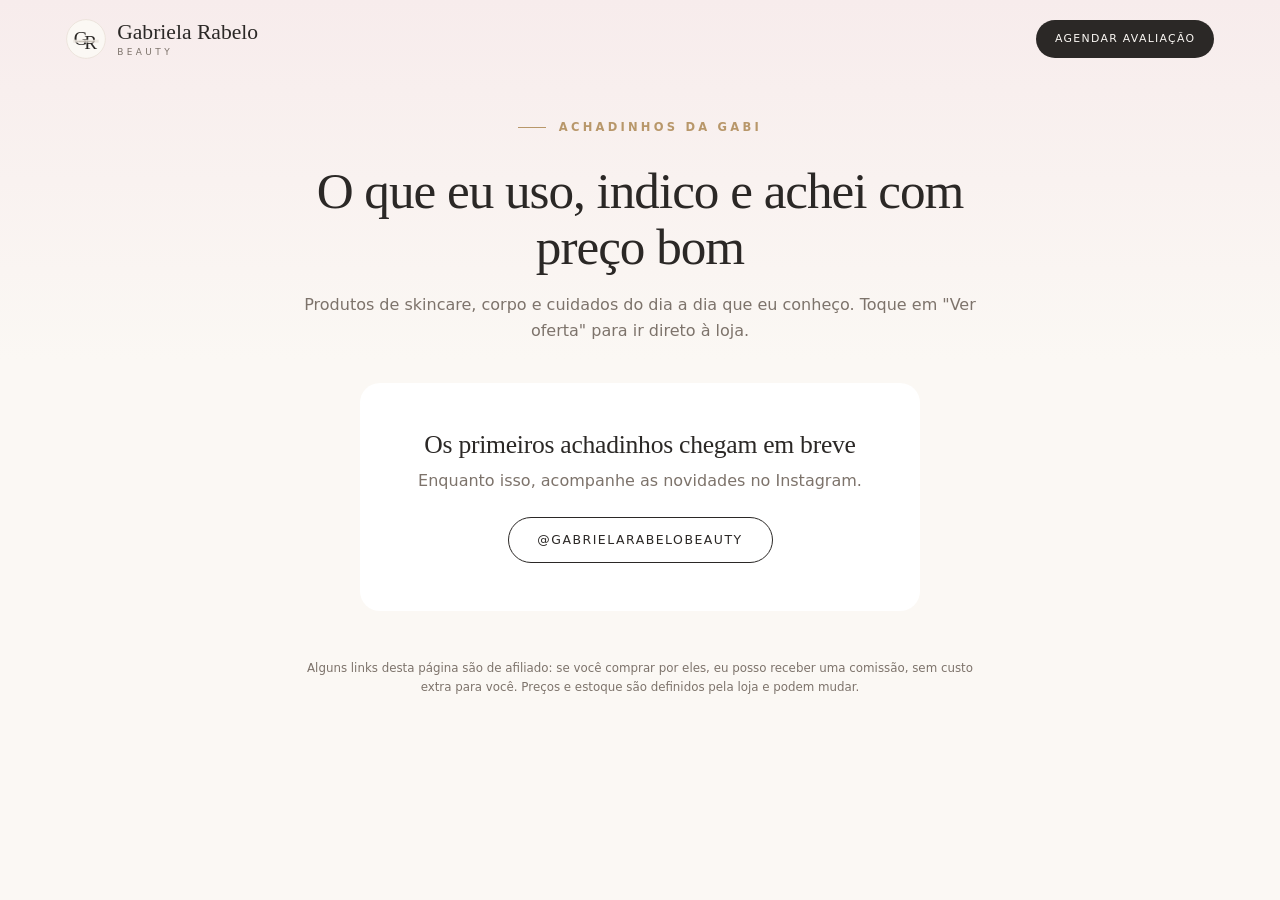
<file: achadinhos/index.html>
<!doctype html>
<html lang="pt-BR">
<head>
  <meta charset="utf-8">
  <meta name="viewport" content="width=device-width, initial-scale=1">
  <title>Achadinhos da Gabi | Gabriela Rabelo Beauty</title>
  <meta name="description" content="Produtos de beleza e cuidados que a Gabriela Rabelo usa e indica, com os melhores preços que ela encontrou.">
  <meta name="theme-color" content="#f7ecec">
  <meta property="og:title" content="Achadinhos da Gabi">
  <meta property="og:description" content="Produtos de beleza e cuidados que eu uso e indico.">
  <meta http-equiv="Content-Security-Policy" content="default-src 'self'; style-src 'self' https://fonts.googleapis.com; font-src https://fonts.gstatic.com; img-src 'self' data: https:; script-src 'self'; connect-src https://kjcmorylizjelnnfjbas.supabase.co; base-uri 'self'; form-action 'none'">
  <meta name="referrer" content="strict-origin-when-cross-origin">
  <link rel="icon" href="../assets/logo.svg" type="image/svg+xml">
  <link rel="preconnect" href="https://fonts.googleapis.com">
  <link rel="preconnect" href="https://fonts.gstatic.com" crossorigin>
  <link href="https://fonts.googleapis.com/css2?family=Bodoni+Moda:ital,opsz,wght@0,6..96,400;0,6..96,500;1,6..96,400&family=Montserrat:wght@300;400;500;600&display=swap" rel="stylesheet">
  <link rel="stylesheet" href="../styles.css?v=12">
</head>
<body class="achados-pagina">

<header class="achados-topo">
  <a href="../" class="marca" aria-label="Voltar ao site da Gabriela Rabelo">
    <img src="../assets/logo.svg" alt="" width="40" height="40">
    <span class="marca__nome">Gabriela Rabelo<small>Beauty</small></span>
  </a>
  <a href="../#agendar" class="btn btn--escuro btn--sm"><span>Agendar avaliação</span></a>
</header>

<main class="achados">
  <div class="achados__intro">
    <p class="sobretitulo">Achadinhos da Gabi</p>
    <h1>O que eu uso, indico e achei com preço bom</h1>
    <p class="achados__sub">Produtos de skincare, corpo e cuidados do dia a dia que eu conheço. Toque em "Ver oferta" para ir direto à loja.</p>
    <a id="achadosGrupo" class="btn btn--dourado" href="#" target="_blank" rel="noopener" hidden><span>Entrar no grupo de ofertas no WhatsApp</span></a>
  </div>

  <div class="achados__filtros" id="achadosFiltros" role="group" aria-label="Filtrar por categoria" hidden></div>

  <ul class="achados__grade" id="achadosGrade" aria-live="polite"></ul>

  <div class="achados__vazio" id="achadosVazio" hidden>
    <h2>Os primeiros achadinhos chegam em breve</h2>
    <p>Enquanto isso, acompanhe as novidades no Instagram.</p>
    <a class="btn btn--linha" href="https://www.instagram.com/gabrielarabelobeauty/" target="_blank" rel="noopener"><span>@gabrielarabelobeauty</span></a>
  </div>

  <p class="achados__aviso">Alguns links desta página são de afiliado: se você comprar por eles, eu posso receber uma comissão, sem custo extra para você. Preços e estoque são definidos pela loja e podem mudar.</p>
</main>

<script src="achadinhos.js?v=11" defer></script>
</body>
</html>
</file>
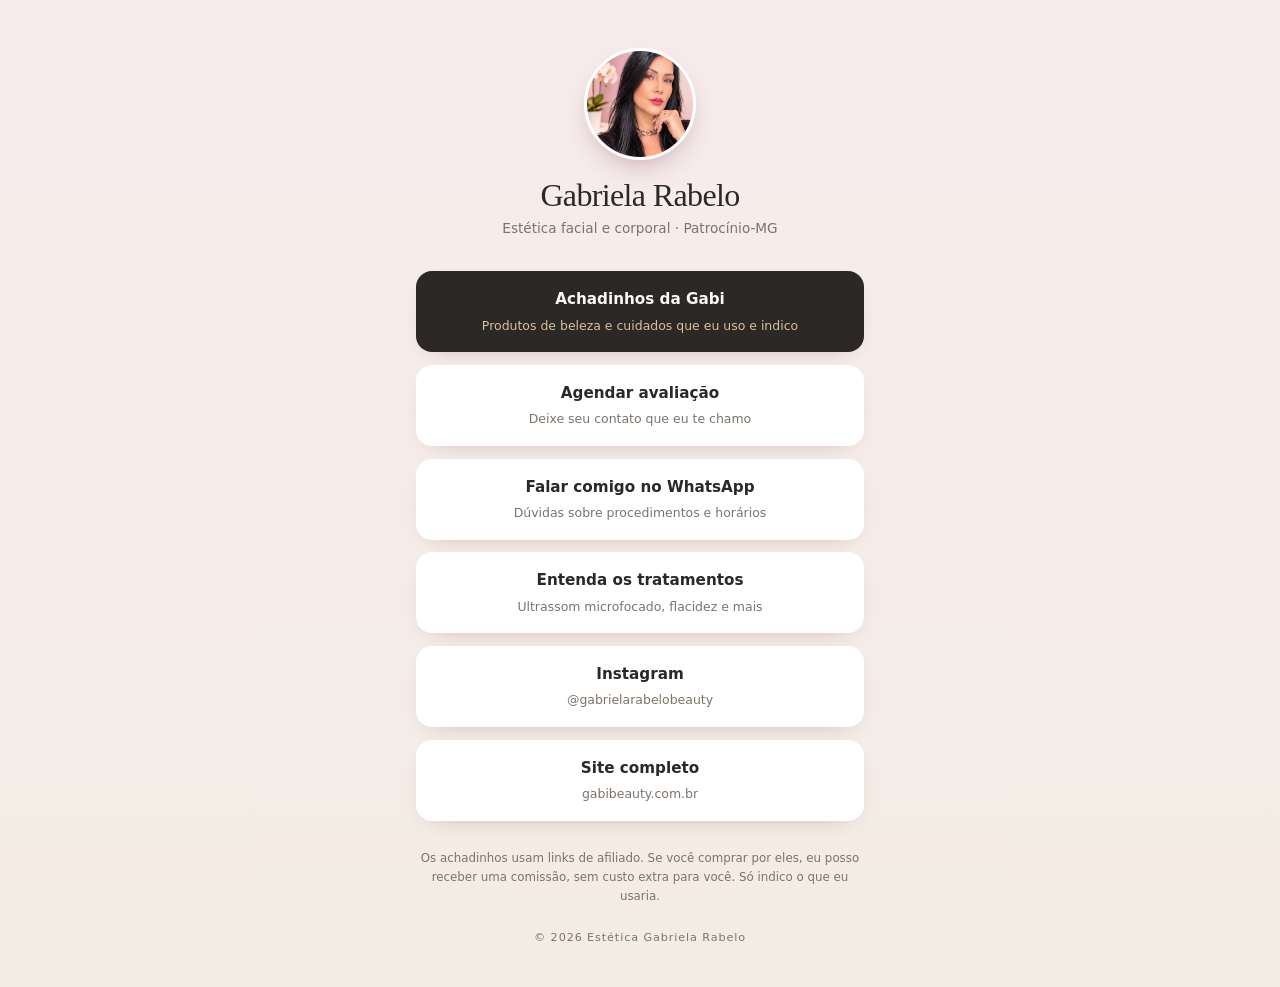
<file: links/index.html>
<!doctype html>
<html lang="pt-BR">
<head>
  <meta charset="utf-8">
  <meta name="viewport" content="width=device-width, initial-scale=1">
  <title>Links da Gabi | Gabriela Rabelo Beauty</title>
  <meta name="description" content="Links da Gabriela Rabelo: achadinhos, agendamento de avaliação, Instagram e site.">
  <meta name="theme-color" content="#f7ecec">
  <meta property="og:title" content="Links da Gabi | Gabriela Rabelo Beauty">
  <meta property="og:description" content="Achadinhos da Gabi, agendamento de avaliação, WhatsApp e Instagram.">
  <meta http-equiv="Content-Security-Policy" content="default-src 'self'; style-src 'self' https://fonts.googleapis.com; font-src https://fonts.gstatic.com; img-src 'self' data:; script-src 'none'; base-uri 'self'; form-action 'none'">
  <meta name="referrer" content="strict-origin-when-cross-origin">
  <link rel="icon" href="../assets/logo.svg" type="image/svg+xml">
  <link rel="preconnect" href="https://fonts.googleapis.com">
  <link rel="preconnect" href="https://fonts.gstatic.com" crossorigin>
  <link href="https://fonts.googleapis.com/css2?family=Bodoni+Moda:ital,opsz,wght@0,6..96,400;0,6..96,500;1,6..96,400&family=Montserrat:wght@300;400;500;600&display=swap" rel="stylesheet">
  <link rel="stylesheet" href="../styles.css?v=12">
</head>
<body class="links-pagina">

<main class="links">
  <img class="links__foto" src="../assets/img/gabriela-rabelo.webp" alt="Gabriela Rabelo" width="620" height="775">
  <h1 class="links__nome">Gabriela Rabelo</h1>
  <p class="links__sub">Estética facial e corporal · Patrocínio-MG</p>

  <nav class="links__lista" aria-label="Links da Gabi">
    <a class="links__item links__item--destaque" href="../achadinhos/">
      <span class="links__titulo">Achadinhos da Gabi</span>
      <span class="links__desc">Produtos de beleza e cuidados que eu uso e indico</span>
    </a>
    <a class="links__item" href="../#agendar">
      <span class="links__titulo">Agendar avaliação</span>
      <span class="links__desc">Deixe seu contato que eu te chamo</span>
    </a>
    <a class="links__item" href="https://whats.link/gabrielarabelobeauty1" target="_blank" rel="noopener">
      <span class="links__titulo">Falar comigo no WhatsApp</span>
      <span class="links__desc">Dúvidas sobre procedimentos e horários</span>
    </a>
    <a class="links__item" href="../#tratamentos">
      <span class="links__titulo">Entenda os tratamentos</span>
      <span class="links__desc">Ultrassom microfocado, flacidez e mais</span>
    </a>
    <a class="links__item" href="https://www.instagram.com/gabrielarabelobeauty/" target="_blank" rel="noopener">
      <span class="links__titulo">Instagram</span>
      <span class="links__desc">@gabrielarabelobeauty</span>
    </a>
    <a class="links__item" href="../">
      <span class="links__titulo">Site completo</span>
      <span class="links__desc">gabibeauty.com.br</span>
    </a>
  </nav>

  <p class="links__aviso">Os achadinhos usam links de afiliado. Se você comprar por eles, eu posso receber uma comissão, sem custo extra para você. Só indico o que eu usaria.</p>
  <p class="links__copy">© 2026 Estética Gabriela Rabelo</p>
</main>

</body>
</html>
</file>
<file: styles.css>
:root {
  --creme: #fbf8f4;
  --nude: #f3ece4;
  --nude-2: #e6d9cc;
  --grafite: #2b2826;
  --grafite-2: #45403c;
  --texto: #3a3532;
  --muted: #7d736b;
  --dourado: #b8976a;
  --dourado-2: #d9c09a;
  --ouro-grad: linear-gradient(110deg, #a8865a 0%, #e3cba3 45%, #b8976a 60%, #8f6f47 100%);
  --raio: 20px;
  --serif: "Bodoni Moda", Didot, Georgia, serif;
  --sans: "Montserrat", system-ui, sans-serif;
  --ease: cubic-bezier(.22, 1, .36, 1);
}

* { box-sizing: border-box; margin: 0; padding: 0; }
html { scroll-padding-top: 84px; }
html.lenis, html.lenis body { height: auto; }
.lenis.lenis-smooth { scroll-behavior: auto !important; }
body {
  font-family: var(--sans);
  color: var(--texto);
  background: var(--creme);
  line-height: 1.65;
  font-size: 16px;
  -webkit-font-smoothing: antialiased;
  overflow-x: hidden;
}
body.carregando { overflow: hidden; }
img { max-width: 100%; display: block; }
a { color: inherit; }
::selection { background: var(--dourado-2); color: var(--grafite); }

.container { width: min(1180px, 100% - 32px); margin-inline: auto; }
.muted { color: var(--muted); }

h1, h2, h3 { font-family: var(--serif); font-weight: 400; color: var(--grafite); line-height: 1.08; }
h1 { font-size: clamp(2.3rem, 5.4vw, 4.5rem); letter-spacing: -.02em; }
h2 { font-size: clamp(1.9rem, 3.9vw, 3.1rem); margin-bottom: 1rem; letter-spacing: -.01em; }
h3 { font-size: 1.55rem; font-weight: 500; }
em { font-style: italic; font-weight: 300; background: var(--ouro-grad); -webkit-background-clip: text; background-clip: text; color: transparent; padding-right: .08em; }

.sobretitulo {
  font-size: .72rem; letter-spacing: .28em; text-transform: uppercase;
  color: var(--dourado); font-weight: 600; margin-bottom: 1rem;
  display: inline-flex; align-items: center; gap: .8rem;
}
.sobretitulo::before { content: ""; width: 28px; height: 1px; background: currentColor; }
.sobretitulo--claro { color: var(--dourado-2); }

/* ---------- Preloader ---------- */
.preloader {
  position: fixed; inset: 0; z-index: 200;
  background: var(--grafite); color: var(--creme);
  display: flex; flex-direction: column; align-items: center; justify-content: center; gap: 1.4rem;
}
.preloader__mono { width: min(220px, 50vw); overflow: visible; }
.preloader__mono text {
  font-family: var(--serif); font-size: 96px; text-anchor: middle;
  fill: transparent; stroke: var(--dourado-2); stroke-width: .8;
  stroke-dasharray: 600; stroke-dashoffset: 600;
}
.preloader__linha { width: 140px; height: 1px; background: rgba(255,255,255,.15); position: relative; overflow: hidden; }
.preloader__linha::after { content: ""; position: absolute; inset: 0; background: var(--dourado-2); transform: scaleX(var(--p, 0)); transform-origin: left; }
.preloader__nome { font-size: .68rem; letter-spacing: .4em; text-transform: uppercase; opacity: .6; }

/* ---------- Detalhes globais ---------- */
.progresso { position: fixed; top: 0; left: 0; right: 0; height: 2px; z-index: 120; background: var(--ouro-grad); transform: scaleX(0); transform-origin: left; }
.grao {
  position: fixed; inset: -50%; z-index: 110; pointer-events: none; opacity: .05;
  background-image: url("data:image/svg+xml,%3Csvg xmlns='http://www.w3.org/2000/svg' width='160' height='160'%3E%3Cfilter id='n'%3E%3CfeTurbulence type='fractalNoise' baseFrequency='.9' numOctaves='3' stitchTiles='stitch'/%3E%3C/filter%3E%3Crect width='100%25' height='100%25' filter='url(%23n)'/%3E%3C/svg%3E");
  animation: grao 8s steps(10) infinite;
}
@keyframes grao { 0%,100% { transform: translate(0,0); } 20% { transform: translate(-5%,3%); } 40% { transform: translate(3%,-6%); } 60% { transform: translate(-7%,2%); } 80% { transform: translate(5%,5%); } }

.cursor {
  position: fixed; top: 0; left: 0; z-index: 130; pointer-events: none;
  width: 12px; height: 12px; border-radius: 50%;
  background: var(--dourado); mix-blend-mode: multiply;
  transform: translate(-50%, -50%);
  display: grid; place-items: center;
  transition: width .4s var(--ease), height .4s var(--ease), background .3s, opacity .3s;
  opacity: 0;
}
.cursor span { font-size: .62rem; letter-spacing: .2em; text-transform: uppercase; color: var(--creme); opacity: 0; transition: opacity .2s; }
.cursor.ativo { opacity: 1; }
.cursor.grande { width: 84px; height: 84px; background: var(--grafite); mix-blend-mode: normal; }
.cursor.grande span { opacity: 1; }
@media (hover: none), (pointer: coarse) { .cursor { display: none; } }

/* ---------- Botões ---------- */
.btn {
  position: relative; overflow: hidden; isolation: isolate;
  display: inline-flex; align-items: center; justify-content: center;
  padding: 1rem 1.8rem; border-radius: 999px;
  font: 500 .78rem/1 var(--sans); letter-spacing: .12em; text-transform: uppercase;
  text-decoration: none; cursor: pointer; border: 1px solid transparent;
  transition: color .5s var(--ease), border-color .3s;
}
.btn > span { position: relative; z-index: 1; display: inline-block; }
.btn::before {
  content: ""; position: absolute; z-index: 0; left: 50%; top: 100%;
  width: 140%; aspect-ratio: 1; border-radius: 50%;
  transform: translate(-50%, 0) scale(0); transition: transform .6s var(--ease);
}
.btn:hover::before { transform: translate(-50%, -60%) scale(1); }
.btn--escuro { background: var(--grafite); color: var(--creme); }
.btn--escuro::before { background: var(--dourado); }
.btn--linha { border-color: var(--grafite); color: var(--grafite); }
.btn--linha::before { background: var(--grafite); }
.btn--linha:hover { color: var(--creme); }
.btn--dourado { background: var(--dourado); color: #fff; }
.btn--dourado::before { background: var(--creme); }
.btn--dourado:hover { color: var(--grafite); }
.btn--sm { padding: .8rem 1.1rem; font-size: .68rem; }
.btn--bloco { width: 100%; }
.btn:disabled { opacity: .6; cursor: wait; }

/* ---------- Topo ---------- */
.topo {
  position: fixed; top: 0; left: 0; right: 0; z-index: 100;
  transition: background .4s, box-shadow .4s, transform .5s var(--ease);
}
.topo.rolado { background: rgba(251, 248, 244, .82); backdrop-filter: blur(14px) saturate(1.2); box-shadow: 0 1px 0 rgba(43,40,38,.06); }
.topo.escondido { transform: translateY(-100%); }
.topo__inner { display: flex; align-items: center; gap: 2rem; height: 80px; transition: height .4s var(--ease); }
.topo.rolado .topo__inner { height: 68px; }
.marca { display: flex; align-items: center; gap: .7rem; text-decoration: none; }
.marca__nome { font-family: var(--serif); font-size: 1.35rem; color: var(--grafite); line-height: 1; display: flex; flex-direction: column; }
.marca__nome small { font-family: var(--sans); font-size: .56rem; letter-spacing: .38em; text-transform: uppercase; color: var(--muted); margin-top: .3rem; }
.menu { display: flex; gap: 1.5rem; margin-left: auto; }
.menu a { text-decoration: none; font-size: .84rem; color: var(--grafite-2); overflow: hidden; display: block; height: 1.4em; white-space: nowrap; flex-shrink: 0; }
.menu a span { display: block; position: relative; transition: transform .5s var(--ease); }
.menu a span::after { content: attr(data-txt); position: absolute; left: 0; top: 100%; color: var(--dourado); }
.menu a:hover span { transform: translateY(-100%); }
.topo__cta { white-space: nowrap; flex-shrink: 0; }
.menu-toggle { display: none; background: none; border: 0; width: 40px; height: 40px; cursor: pointer; margin-left: auto; }
.menu-toggle span { display: block; width: 24px; height: 1.5px; background: var(--grafite); margin: 6px auto; transition: transform .35s var(--ease); }
.menu-toggle[aria-expanded="true"] span:first-child { transform: translateY(3.75px) rotate(45deg); }
.menu-toggle[aria-expanded="true"] span:last-child { transform: translateY(-3.75px) rotate(-45deg); }

/* ---------- Hero ---------- */
.hero { position: relative; min-height: 100svh; display: flex; align-items: center; padding: 120px 0 80px; overflow: hidden; }
.hero__orbe { position: absolute; border-radius: 50%; filter: blur(70px); opacity: .55; pointer-events: none; }
.hero__orbe--1 { width: 520px; height: 520px; background: #ead8c4; top: -140px; right: -120px; }
.hero__orbe--2 { width: 380px; height: 380px; background: #f0e4d6; bottom: -120px; left: -100px; }
.hero__grid { position: relative; display: grid; grid-template-columns: 1.2fr .8fr; gap: 3rem; align-items: center; }
.hero__titulo .linha { display: block; overflow: hidden; padding: .16em 0 .06em; margin-top: -.16em; }
.hero__titulo .linha > span { display: inline-block; }
.hero__sub { margin: 1.6rem 0 2.4rem; max-width: 33rem; color: var(--muted); font-size: 1.05rem; }
.hero__acoes { display: flex; flex-wrap: wrap; gap: .9rem; }
.hero__visual { position: relative; justify-self: center; }
.hero__arco {
  position: relative; overflow: hidden;
  width: min(390px, 78vw); aspect-ratio: 4 / 5.2;
  border-radius: 999px 999px var(--raio) var(--raio);
  background: linear-gradient(165deg, #fdfbf8 0%, var(--nude-2) 100%);
  display: grid; place-items: center;
  box-shadow: 0 50px 80px -40px rgba(43, 40, 38, .4), inset 0 0 0 1px rgba(255,255,255,.6);
}
.hero__arco-luz { position: absolute; inset: -40%; background: conic-gradient(from 0deg, transparent 0 70%, rgba(217,192,154,.45) 80%, transparent 90%); animation: girar 9s linear infinite; }
@keyframes girar { to { transform: rotate(1turn); } }
.hero__logo { position: relative; width: 60%; filter: drop-shadow(0 14px 30px rgba(43,40,38,.15)); }
.hero__anel { position: absolute; width: 170px; top: -40px; right: -50px; animation: girar 22s linear infinite; }
.hero__anel text { font: 500 11.5px var(--sans); letter-spacing: .26em; text-transform: uppercase; fill: var(--dourado); }
.hero__selo {
  position: absolute; left: -36px; bottom: 50px;
  background: var(--grafite); color: var(--creme);
  border-radius: 16px; padding: 1.1rem 1.4rem; display: flex; flex-direction: column;
  box-shadow: 0 24px 50px -20px rgba(0,0,0,.5);
}
.hero__selo strong { font-family: var(--serif); font-size: 1.5rem; font-weight: 400; color: var(--dourado-2); }
.hero__selo span { font-size: .68rem; letter-spacing: .2em; text-transform: uppercase; }
.hero__scroll { position: absolute; left: 50%; bottom: 28px; width: 1px; height: 56px; background: rgba(43,40,38,.15); overflow: hidden; }
.hero__scroll span { position: absolute; left: 0; top: 0; width: 100%; height: 40%; background: var(--grafite); animation: descer 2s var(--ease) infinite; }
@keyframes descer { from { transform: translateY(-100%); } to { transform: translateY(260%); } }

/* ---------- Faixa ---------- */
.faixa { background: var(--grafite); color: var(--creme); padding: 1.3rem 0; overflow: hidden; }
.faixa__trilho { display: flex; gap: 2.4rem; width: max-content; align-items: center; animation: faixa 32s linear infinite; }
.faixa__trilho span { font-family: var(--serif); font-size: clamp(1.4rem, 2.6vw, 2rem); font-style: italic; font-weight: 300; white-space: nowrap; }
.faixa__trilho i { color: var(--dourado-2); font-style: normal; font-size: .9rem; }
@keyframes faixa { to { transform: translateX(-50%); } }

/* ---------- Seções ---------- */
.secao { position: relative; padding: clamp(5rem, 11vw, 8rem) 0; }
.secao--nude { background: var(--nude); }
.secao--escura { background: var(--grafite); color: #e8e1d9; overflow: hidden; }
.secao--escura h2 { color: var(--creme); }
.cabecalho { text-align: center; max-width: 720px; margin: 0 auto; }
.cabecalho--esq { text-align: left; margin: 0; }
.cabecalho__sub { color: var(--muted); }
.titulo-split .palavra { display: inline-block; overflow: hidden; vertical-align: top; padding: .18em 0 .08em; margin-top: -.18em; }
.titulo-split .palavra > span { display: inline-block; }

/* ---------- Cards ---------- */
.cards { display: grid; grid-template-columns: repeat(4, 1fr); gap: 1.4rem; margin-top: 3.5rem; }
.card {
  background: #fff; border-radius: var(--raio); padding: 1rem 1rem 1.4rem;
  display: flex; flex-direction: column;
  border: 1px solid rgba(43,40,38,.06);
  transition: box-shadow .5s var(--ease);
}
.card:hover { box-shadow: 0 40px 70px -40px rgba(43,40,38,.45); }
.card__img {
  position: relative; overflow: hidden;
  aspect-ratio: 4 / 3.4; border-radius: 14px; margin-bottom: 1.3rem;
  display: flex; align-items: flex-end; padding: .9rem 1rem;
}
.card__img::after { content: ""; position: absolute; inset: 0; background: inherit; transform: scale(1); transition: transform 1.2s var(--ease); z-index: 0; }
.card:hover .card__img::after { transform: scale(1.08); }
.card__num { position: relative; z-index: 2; font-family: var(--serif); font-size: 2.8rem; font-weight: 300; color: rgba(255,255,255,.9); }
.card__brilho { position: absolute; inset: 0; z-index: 1; background: radial-gradient(circle at var(--mx, 50%) var(--my, 50%), rgba(255,255,255,.45), transparent 45%); opacity: 0; transition: opacity .4s; }
.card:hover .card__brilho { opacity: 1; }
.card__img--1 { background: linear-gradient(150deg, #dcc6b0, #a98b6c); }
.card__img--2 { background: linear-gradient(150deg, #eddccd, #c3a185); }
.card__img--3 { background: linear-gradient(150deg, #cfb8a2, #7e6a5a); }
.card__img--4 { background: linear-gradient(150deg, #4a4440, #1f1d1b); }
.card h3 { font-size: 1.3rem; line-height: 1.2; min-height: 2.4em; margin-bottom: .5rem; padding-inline: .3rem; }
.card p { font-size: .9rem; color: var(--muted); padding-inline: .3rem; flex: 1; }
.card__acoes { display: flex; flex-direction: column; gap: .55rem; margin-top: 1.3rem; }

/* ---------- Citação ---------- */
.citacao { padding: clamp(5rem, 12vw, 9rem) 0; text-align: center; }
.citacao__texto { font-family: var(--serif); font-weight: 300; font-size: clamp(1.8rem, 4.2vw, 3.4rem); line-height: 1.2; color: var(--grafite); max-width: 980px; margin: 0 auto; }
.citacao__texto .w { opacity: .14; transition: opacity .2s; }
.citacao__assina { display: inline-block; margin-top: 2rem; font-size: .72rem; letter-spacing: .3em; text-transform: uppercase; color: var(--dourado); }

/* ---------- Sobre ---------- */
.sobre { display: grid; grid-template-columns: .85fr 1.15fr; gap: 5rem; align-items: center; }
.sobre__foto { aspect-ratio: 4 / 5; border-radius: var(--raio); overflow: hidden; clip-path: inset(0 0 0 0 round 20px); }
.sobre__foto-inner {
  width: 100%; height: 118%; margin-top: -9%;
  background: linear-gradient(170deg, #fff 0%, var(--nude-2) 100%);
  display: grid; place-items: center;
  font-family: var(--serif); font-size: 8rem; font-weight: 300; color: rgba(43,40,38,.16);
}
.sobre__foto-inner img { width: 100%; height: 100%; object-fit: cover; object-position: 50% 30%; display: block; }

/* ---------- Entenda os tratamentos (séries do Instagram) ---------- */
.secao--rose { background: linear-gradient(180deg, #f7ecec 0%, #f3e3e4 100%); }
.serie { margin-top: 3.5rem; }
.serie + .serie { margin-top: 4rem; }
.serie__topo { display: flex; align-items: center; justify-content: space-between; gap: 1rem; flex-wrap: wrap; margin-bottom: 1.2rem; }
.serie__topo h3 { font-size: clamp(1.5rem, 2.6vw, 2rem); font-weight: 400; }
.serie__trilho {
  list-style: none; display: flex; gap: 1.2rem; overflow-x: auto; overscroll-behavior-x: contain;
  scroll-snap-type: x mandatory; padding: .4rem .2rem 1.2rem; scrollbar-width: thin; scrollbar-color: var(--dourado-2) transparent;
}
.serie__trilho li { flex: 0 0 auto; scroll-snap-align: start; }
.serie__item {
  display: block; padding: 0; border: 0; background: #fff; cursor: zoom-in;
  border-radius: 14px; overflow: hidden; box-shadow: 0 14px 34px -18px rgba(110,40,60,.45);
  transition: transform .5s var(--ease), box-shadow .5s var(--ease);
}
.serie__item:hover, .serie__item:focus-visible { transform: translateY(-6px); box-shadow: 0 22px 40px -18px rgba(110,40,60,.55); }
.serie__item:focus-visible { outline: 2px solid var(--dourado); outline-offset: 3px; }
.serie__item img { display: block; height: clamp(260px, 34vw, 400px); width: auto; }

.modal--foto { max-width: min(92vw, 760px); padding: 2.6rem 1.2rem 1.2rem; }
.modal--foto img { display: block; max-width: 100%; max-height: 74vh; width: auto; height: auto; margin: 0 auto; border-radius: 10px; }
.modal--foto__nav { display: flex; justify-content: space-between; gap: 1rem; margin-top: 1rem; }
.sobre__texto p { margin-bottom: 1rem; }
.lista-check { list-style: none; margin: 1.6rem 0 2.2rem; display: grid; gap: .7rem; }
.lista-check li { padding-left: 1.9rem; position: relative; }
.lista-check li::before { content: ""; position: absolute; left: 0; top: .5em; width: 1rem; height: .5rem; border-left: 1.5px solid var(--dourado); border-bottom: 1.5px solid var(--dourado); transform: rotate(-45deg); }

/* ---------- Passos ---------- */
.passos-wrap { position: relative; margin-top: 4rem; }
.passos__trilha { position: absolute; top: 27px; left: 16.6%; width: 66.8%; height: 4px; overflow: visible; }
.passos__trilha line { stroke: var(--dourado); stroke-width: 1.5; stroke-dasharray: 1000; stroke-dashoffset: 1000; vector-effect: non-scaling-stroke; }
.passos { position: relative; list-style: none; display: grid; grid-template-columns: repeat(3, 1fr); gap: 2rem; }
.passos li { text-align: center; padding: 0 1rem; }
.passos__num {
  display: inline-grid; place-items: center; width: 56px; height: 56px; border-radius: 50%;
  border: 1px solid var(--dourado); background: var(--creme);
  font-family: var(--serif); font-size: 1.6rem; color: var(--dourado); margin-bottom: 1.2rem;
  transition: background .4s, color .4s;
}
.passos li.ativo .passos__num { background: var(--dourado); color: #fff; }
.passos h3 { margin-bottom: .5rem; }
.passos p { color: var(--muted); font-size: .95rem; }

/* ---------- Dúvidas ---------- */
.duvidas { display: grid; grid-template-columns: .8fr 1.2fr; gap: 4rem; align-items: start; }
.acordeao details { border-bottom: 1px solid rgba(43,40,38,.14); }
.acordeao summary {
  list-style: none; cursor: pointer; padding: 1.5rem 0;
  font-family: var(--serif); font-size: 1.45rem; color: var(--grafite);
  display: flex; justify-content: space-between; align-items: center; gap: 1rem;
}
.acordeao summary::-webkit-details-marker { display: none; }
.acordeao summary i { position: relative; width: 16px; height: 16px; flex-shrink: 0; }
.acordeao summary i::before, .acordeao summary i::after { content: ""; position: absolute; left: 0; top: 50%; width: 100%; height: 1.5px; background: var(--dourado); transition: transform .4s var(--ease); }
.acordeao summary i::after { transform: rotate(90deg); }
.acordeao details[open] summary i::after { transform: rotate(0deg); }
.acordeao__corpo { overflow: hidden; }
.acordeao__corpo p { padding-bottom: 1.5rem; color: var(--muted); max-width: 40rem; }

/* ---------- Formulário ---------- */
.agendar__brilho { position: absolute; width: 700px; height: 700px; border-radius: 50%; background: radial-gradient(circle, rgba(184,151,106,.22), transparent 65%); top: -250px; left: -200px; pointer-events: none; }
.agendar { position: relative; display: grid; grid-template-columns: 1fr 1fr; gap: 4.5rem; align-items: center; }
.agendar__texto p:last-child { color: #c9bfb5; max-width: 30rem; }
.form {
  position: relative; background: var(--creme); color: var(--texto); border-radius: var(--raio);
  padding: clamp(1.6rem, 4vw, 2.6rem); display: grid; gap: 1.1rem;
  box-shadow: 0 60px 100px -50px rgba(0,0,0,.7);
}
.campo { position: relative; }
.campo input {
  font: 400 1rem var(--sans); color: var(--texto); width: 100%;
  padding: 1.45rem 1rem .55rem; border-radius: 12px;
  border: 1px solid var(--nude-2); background: #fff;
  transition: border-color .3s, box-shadow .3s;
}
.campo label {
  position: absolute; left: 1rem; top: 1.05rem; pointer-events: none;
  font-size: .95rem; color: var(--muted); transform-origin: left top;
  transition: transform .35s var(--ease), color .3s;
}
.campo input:focus + label, .campo input:not(:placeholder-shown) + label { transform: translateY(-.6rem) scale(.72); color: var(--dourado); }
.campo input:focus { outline: none; border-color: var(--dourado); box-shadow: 0 0 0 4px rgba(184,151,106,.16); }
.campo input[aria-invalid="true"] { border-color: #b4533e; }
.chips { border: 0; display: flex; flex-wrap: wrap; gap: .5rem; }
.chips legend { font-size: .72rem; font-weight: 600; letter-spacing: .12em; text-transform: uppercase; color: var(--grafite-2); margin-bottom: .7rem; }
.chips label { cursor: pointer; }
.chips input { position: absolute; opacity: 0; pointer-events: none; }
.chips span {
  display: inline-block; padding: .65rem 1rem; border-radius: 999px;
  border: 1px solid var(--nude-2); background: #fff; font-size: .84rem;
  transition: background .3s, color .3s, border-color .3s, transform .3s var(--ease);
}
.chips label:hover span { border-color: var(--dourado); }
.chips input:checked + span { background: var(--grafite); color: var(--creme); border-color: var(--grafite); transform: scale(1.03); }
.chips input:focus-visible + span { outline: 2px solid var(--dourado); outline-offset: 2px; }
.erro { color: #b4533e; font-size: .78rem; }
.erro:empty { display: none; }
.consent { display: flex; gap: .7rem; font-size: .8rem; color: var(--muted); align-items: flex-start; cursor: pointer; }
.consent input { margin-top: .2rem; accent-color: var(--dourado); width: 18px; height: 18px; flex-shrink: 0; }
.hp { position: absolute; left: -9999px; width: 1px; height: 1px; overflow: hidden; }
.form__status { font-size: .9rem; text-align: center; min-height: 1.2em; }
.form__status.falha { color: #b4533e; }
.form__ok {
  position: absolute; inset: 0; border-radius: var(--raio); background: var(--creme);
  display: flex; flex-direction: column; align-items: center; justify-content: center; text-align: center; gap: .8rem; padding: 2rem;
}
.form__ok[hidden] { display: none; }
.form__ok svg { width: 72px; height: 72px; }
.form__ok circle, .form__ok path { fill: none; stroke: var(--dourado); stroke-width: 2; stroke-linecap: round; stroke-linejoin: round; }
.form__ok circle { stroke-dasharray: 151; stroke-dashoffset: 151; animation: tracar .8s var(--ease) forwards; }
.form__ok path { stroke-dasharray: 40; stroke-dashoffset: 40; animation: tracar .5s .6s var(--ease) forwards; }
@keyframes tracar { to { stroke-dashoffset: 0; } }
.form__ok p { color: var(--muted); }

/* ---------- Contato ---------- */
.contato { display: grid; grid-template-columns: 1fr 1fr; gap: 3rem; align-items: center; }
.contato__local { font-size: 1.1rem; }
.contato__links { display: grid; gap: 1rem; }
.contato__item {
  position: relative; overflow: hidden;
  display: flex; justify-content: space-between; align-items: center; gap: 1rem;
  padding: 1.6rem 1.8rem; border-radius: 16px; text-decoration: none;
  background: #fff; border: 1px solid rgba(43,40,38,.08);
  transition: color .5s var(--ease);
}
.contato__item::before { content: ""; position: absolute; inset: 0; background: var(--grafite); transform: scaleX(0); transform-origin: left; transition: transform .6s var(--ease); }
.contato__item:hover { color: var(--creme); }
.contato__item:hover::before { transform: scaleX(1); }
.contato__item > * { position: relative; }
.contato__rotulo { font-family: var(--serif); font-size: 1.6rem; transition: color .5s; }
.contato__item:hover .contato__rotulo { color: var(--dourado-2); }
.contato__seta b { display: inline-block; transition: transform .5s var(--ease); font-weight: 400; }
.contato__item:hover .contato__seta b { transform: translateX(6px); }

/* ---------- Rodapé ---------- */
.rodape { background: var(--grafite); color: #a99f96; padding: 4rem 0 2rem; font-size: .84rem; overflow: hidden; }
.rodape__gigante {
  font-family: var(--serif); font-weight: 300; font-size: clamp(3.2rem, 13vw, 11rem); line-height: .9;
  white-space: nowrap; background: var(--ouro-grad); -webkit-background-clip: text; background-clip: text; color: transparent;
  margin-bottom: 2.5rem; opacity: .9;
}
.rodape__inner { display: grid; gap: 1.2rem; border-top: 1px solid rgba(255,255,255,.1); padding-top: 2rem; }
.rodape__priv { max-width: 52rem; }
.rodape__priv strong { color: var(--creme); }

/* ---------- WhatsApp flutuante ---------- */
.whats-flutuante {
  position: fixed; right: 20px; bottom: 20px; z-index: 90;
  width: 58px; height: 58px; border-radius: 50%;
  background: #25d366; color: #fff; display: grid; place-items: center;
  box-shadow: 0 14px 30px -10px rgba(0,0,0,.45);
  transition: transform .4s var(--ease);
}
.whats-flutuante:hover { transform: scale(1.1) rotate(-8deg); }
.whats-flutuante__pulso { position: absolute; inset: 0; border-radius: 50%; border: 2px solid #25d366; animation: pulso 2.4s ease-out infinite; }
@keyframes pulso { from { transform: scale(1); opacity: .8; } to { transform: scale(1.7); opacity: 0; } }

/* ---------- Modal ---------- */
.modal {
  border: 0; border-radius: var(--raio); padding: 2.6rem 2.2rem 2.2rem;
  max-width: min(540px, calc(100% - 32px)); margin: auto;
  background: var(--creme); color: var(--texto);
  box-shadow: 0 50px 100px -30px rgba(0,0,0,.55);
}
.modal[open] { animation: modalEntra .6s var(--ease); }
.modal::backdrop { background: rgba(43,40,38,.5); backdrop-filter: blur(6px); animation: fundo .4s ease; }
@keyframes modalEntra { from { opacity: 0; transform: translateY(30px) scale(.96); } }
@keyframes fundo { from { opacity: 0; } }
.modal h3 { font-size: 2.1rem; font-weight: 400; margin-bottom: 1rem; }
.modal p { margin-bottom: .9rem; font-size: .95rem; }
.modal ul { margin: 0 0 1.6rem 1.1rem; font-size: .95rem; }
.modal__fechar { position: absolute; top: .8rem; right: 1rem; background: none; border: 0; font-size: 1.9rem; line-height: 1; cursor: pointer; color: var(--muted); transition: transform .4s var(--ease); }
.modal__fechar:hover { transform: rotate(90deg); }


/* ---------- Procedimentos: trilho horizontal ---------- */
.proc-contador { display: none; align-items: center; gap: 1rem; justify-content: center; margin-top: 2rem; font-family: var(--serif); font-size: 1.2rem; color: var(--muted); }
.proc-contador #procAtual { color: var(--grafite); }
.proc-contador i { width: 140px; height: 1px; background: var(--nude-2); position: relative; }
.proc-contador b { position: absolute; inset: 0; background: var(--dourado); transform: scaleX(.25); transform-origin: left; }
.cards-viewport { width: min(1180px, 100% - 32px); margin-inline: auto; }
.card--cta {
  background: var(--grafite); color: #d8cfc6; justify-content: center; gap: 1rem;
  padding: 2rem 1.8rem; border: 0;
}
.card--cta h3 { color: var(--creme); font-size: 2rem; padding: 0; }
.card--cta p { color: #c9bfb5; padding: 0; flex: 0; }
.card--cta .btn { align-self: flex-start; }
@media (min-width: 1081px) {
  .horizontal#procedimentos {
    height: 100vh; min-height: 560px; padding: 80px 0 24px;
    display: flex; flex-direction: column; justify-content: center;
  }
  .horizontal > .container { display: flex; align-items: flex-end; justify-content: space-between; gap: 2rem; }
  .horizontal .cabecalho { text-align: left; margin: 0; max-width: none; }
  .horizontal .cabecalho h2 { margin-bottom: 0; }
  .horizontal .cabecalho__sub { display: none; }
  .horizontal .proc-contador { margin: 0 0 .6rem; }
  .horizontal .card__img { aspect-ratio: auto; height: clamp(120px, 24vh, 230px); }
  .horizontal .proc-contador { display: flex; }
  .horizontal .cards-viewport { width: 100%; overflow: hidden; }
  .horizontal .cards {
    display: flex; width: max-content; gap: 1.6rem; margin-top: 2.5rem;
    padding-inline: max(16px, calc((100vw - 1180px) / 2));
  }
  .horizontal .card { width: 380px; flex-shrink: 0; }
  .horizontal .card--cta { width: 340px; }
}
@media (max-width: 1080px) {
  .card--cta { grid-column: 1 / -1; }
}

/* ---------- Quiz ---------- */
.quiz {
  max-width: 760px; margin: 3rem auto 0; background: var(--creme);
  border-radius: 28px; padding: clamp(1.6rem, 4vw, 3rem);
  box-shadow: 0 50px 90px -50px rgba(43,40,38,.45);
  border: 1px solid rgba(43,40,38,.06);
}
.quiz__topo { display: flex; align-items: center; gap: 1.2rem; margin-bottom: 2rem; }
.quiz__passo { font-size: .72rem; letter-spacing: .2em; text-transform: uppercase; color: var(--muted); white-space: nowrap; }
.quiz__barra { flex: 1; height: 2px; background: var(--nude-2); border-radius: 2px; overflow: hidden; }
.quiz__barra b { display: block; height: 100%; width: 100%; background: var(--ouro-grad); transform: scaleX(.05); transform-origin: left; transition: transform .7s var(--ease); }
.quiz__palco { position: relative; display: grid; }
.quiz__tela { grid-area: 1 / 1; visibility: hidden; opacity: 0; }
.quiz__tela.ativa { visibility: visible; opacity: 1; }
.quiz__tela h3 { font-size: clamp(1.8rem, 3.6vw, 2.5rem); font-weight: 400; margin-bottom: 1.6rem; }
.quiz__opcoes { display: grid; gap: .8rem; }
.quiz__opcoes button {
  position: relative; overflow: hidden; isolation: isolate; text-align: left; cursor: pointer;
  display: flex; align-items: center; gap: 1rem;
  padding: 1.1rem 1.3rem; border-radius: 14px;
  border: 1px solid var(--nude-2); background: #fff;
  font: 400 1rem var(--sans); color: var(--texto);
  transition: border-color .3s, transform .4s var(--ease), color .4s;
}
.quiz__opcoes button::before { content: ""; position: absolute; inset: 0; background: var(--grafite); transform: scaleX(0); transform-origin: left; transition: transform .5s var(--ease); z-index: -1; }
.quiz__opcoes button:hover { border-color: var(--dourado); transform: translateX(6px); }
.quiz__opcoes button.escolhida { color: var(--creme); border-color: var(--grafite); }
.quiz__opcoes button.escolhida::before { transform: scaleX(1); }
.quiz__opcoes i {
  position: relative; z-index: 1; font-style: normal; display: grid; place-items: center;
  width: 38px; height: 38px; border-radius: 50%; border: 1px solid var(--dourado); color: var(--dourado); flex-shrink: 0;
  font-family: var(--serif); font-size: 1.1rem;
}
.quiz__resultado h3 { margin-bottom: .8rem; }
.quiz__resultado #quizTexto { color: var(--texto); margin-bottom: 1rem; }
.quiz__aviso { font-size: .8rem; color: var(--muted); margin-bottom: 1.6rem; }
.quiz__acoes { display: flex; flex-wrap: wrap; gap: .8rem; }

/* ---------- Barra fixa (celular) ---------- */
.barra-cta {
  position: fixed; left: 12px; right: 12px; bottom: 12px; z-index: 95;
  display: none; align-items: center; justify-content: space-between; gap: 1rem;
  padding: .7rem .7rem .7rem 1.2rem; border-radius: 999px;
  background: rgba(43,40,38,.94); backdrop-filter: blur(10px); color: var(--creme);
  font-size: .82rem; box-shadow: 0 20px 40px -15px rgba(0,0,0,.5);
  transform: translateY(140%); transition: transform .6s var(--ease);
}
.barra-cta.visivel { transform: none; }
@media (max-width: 880px) {
  .barra-cta { display: flex; }
  body.com-barra .whats-flutuante { transform: translateY(-74px); }
  .whats-flutuante { transition: transform .6s var(--ease); }
}

/* ---------- Modal de saída ---------- */
.modal--saida h3 { font-size: 2.2rem; }

/* ---------- Movimento reduzido ---------- */
@media (prefers-reduced-motion: reduce) {
  .grao, .hero__arco-luz { display: none; }
  .hero__anel, .hero__scroll span { animation: none; }
}

/* ---------- Responsivo ---------- */
/* Menu completo (7 itens + logo + botão) precisa de ~1110px; abaixo disso vira menu sanduíche */
@media (max-width: 1140px) {
  .menu-toggle { display: block; }
  .topo__cta { display: none; }
  .menu {
    position: absolute; top: 100%; left: 0; right: 0;
    flex-direction: column; gap: 0;
    background: var(--creme); border-bottom: 1px solid var(--nude-2);
    clip-path: inset(0 0 100% 0); transition: clip-path .5s var(--ease);
  }
  .menu.aberto { clip-path: inset(0 0 0 0); }
  .menu a { padding: 1rem 16px; height: auto; border-top: 1px solid var(--nude); font-size: 1rem; }
  /* A cópia dourada do efeito de hover vazava pelo padding e aparecia cortada embaixo de cada item */
  .menu a span::after { display: none; }
  .menu a:hover span { transform: none; color: var(--dourado); }
}
@media (max-width: 1080px) {
  .cards { grid-template-columns: repeat(2, 1fr); }
}
@media (max-width: 880px) {
  .hero { padding-top: 110px; min-height: auto; }
  .hero__grid, .sobre, .agendar, .contato, .duvidas { grid-template-columns: 1fr; gap: 2.8rem; }
  .hero__visual { order: -1; }
  .hero__arco { width: min(260px, 66vw); }
  .hero__anel { width: 120px; top: -26px; right: -34px; }
  .hero__selo { left: -14px; bottom: 26px; padding: .8rem 1rem; }
  .hero__selo strong { font-size: 1.2rem; }
  .hero__scroll { display: none; }
  .sobre__foto { max-width: 360px; width: 100%; margin-inline: auto; }
  .passos { grid-template-columns: 1fr; gap: 2.6rem; }
  .passos__trilha { display: none; }
}
@media (max-width: 560px) {
  .cards { grid-template-columns: 1fr; }
  .hero__acoes .btn { width: 100%; }
  .marca__nome { font-size: 1.15rem; }
  .acordeao summary { font-size: 1.25rem; }
  .contato__item { flex-direction: column; align-items: flex-start; gap: .3rem; }
}

/* ---------- Página Links da Gabi (/links) ---------- */
.links-pagina { background: linear-gradient(180deg, #f7ecec 0%, var(--nude) 100%); min-height: 100vh; }
.links { max-width: 480px; margin: 0 auto; padding: 3rem 16px 2.5rem; text-align: center; }
.links__foto { width: 112px; height: 112px; border-radius: 50%; object-fit: cover; object-position: 50% 22%; margin: 0 auto 1.1rem; border: 3px solid #fff; box-shadow: 0 12px 30px -14px rgba(110,40,60,.5); }
.links__nome { font-family: var(--serif); font-weight: 400; font-size: 2rem; color: var(--grafite); }
.links__sub { color: var(--muted); font-size: .85rem; margin-top: .3rem; }
.links__lista { display: grid; gap: .8rem; margin: 2rem 0 1.8rem; }
.links__item {
  display: block; text-decoration: none; background: #fff; border-radius: 16px; padding: 1rem 1.2rem;
  box-shadow: 0 8px 24px -16px rgba(110,40,60,.45); transition: transform .4s var(--ease), box-shadow .4s var(--ease);
}
.links__item:hover, .links__item:focus-visible { transform: translateY(-3px); box-shadow: 0 14px 30px -16px rgba(110,40,60,.55); }
.links__item:focus-visible { outline: 2px solid var(--dourado); outline-offset: 3px; }
.links__titulo { display: block; font-weight: 600; font-size: .95rem; color: var(--grafite); }
.links__desc { display: block; font-size: .78rem; color: var(--muted); margin-top: .2rem; }
.links__item--destaque { background: var(--grafite); }
.links__item--destaque .links__titulo { color: var(--creme); }
.links__item--destaque .links__desc { color: var(--dourado-2); }
.links__aviso { font-size: .74rem; color: var(--muted); line-height: 1.6; }
.links__copy { font-size: .7rem; color: var(--muted); margin-top: 1.4rem; letter-spacing: .08em; }

/* ---------- Achadinhos da Gabi (/achadinhos) ---------- */
.achados-pagina [hidden] { display: none !important; }
.achados-pagina { background: linear-gradient(180deg, #f7ecec 0%, var(--creme) 40%); min-height: 100vh; }
.achados-topo { max-width: 1180px; margin: 0 auto; padding: 1.2rem 16px; display: flex; align-items: center; justify-content: space-between; gap: 1rem; }
.achados { max-width: 1180px; margin: 0 auto; padding: 2rem 16px 4rem; }
.achados__intro { text-align: center; max-width: 680px; margin: 0 auto 2.4rem; }
.achados__intro h1 { font-family: var(--serif); font-weight: 400; font-size: clamp(2rem, 4.4vw, 3.2rem); line-height: 1.1; color: var(--grafite); margin: .6rem 0 1rem; }
.achados__sub { color: var(--muted); margin-bottom: 1.6rem; }
.achados__filtros { display: flex; flex-wrap: wrap; justify-content: center; gap: .5rem; margin-bottom: 2rem; }
.achados__chip {
  font: 500 .78rem var(--sans); letter-spacing: .04em; padding: .55rem 1.1rem; border-radius: 999px; cursor: pointer;
  border: 1px solid var(--nude-2); background: #fff; color: var(--grafite-2); transition: background .3s, color .3s, border-color .3s;
}
.achados__chip[aria-pressed="true"] { background: var(--grafite); border-color: var(--grafite); color: var(--creme); }
.achados__grade { list-style: none; display: grid; grid-template-columns: repeat(auto-fill, minmax(230px, 1fr)); gap: 1.2rem; }
.achado {
  background: #fff; border-radius: 16px; overflow: hidden; display: flex; flex-direction: column;
  box-shadow: 0 12px 30px -20px rgba(110,40,60,.5); transition: transform .45s var(--ease), box-shadow .45s var(--ease);
}
.achado:hover { transform: translateY(-4px); box-shadow: 0 20px 36px -20px rgba(110,40,60,.6); }
.achado__foto { position: relative; aspect-ratio: 1 / 1; background: linear-gradient(160deg, #fff 0%, var(--nude) 100%); }
.achado__foto img { position: absolute; inset: 0; width: 100%; height: 100%; object-fit: contain; padding: .8rem; }
.achado__loja { position: absolute; top: .7rem; left: .7rem; background: rgba(255,255,255,.92); color: var(--grafite-2); font-size: .66rem; font-weight: 600; letter-spacing: .06em; text-transform: uppercase; padding: .3rem .6rem; border-radius: 999px; }
.achado__corpo { padding: 1rem 1.1rem 1.2rem; display: flex; flex-direction: column; gap: .45rem; flex: 1; }
.achado__titulo { font: 600 .95rem/1.35 var(--sans); color: var(--grafite); }
.achado__desc { font-size: .8rem; color: var(--muted); }
.achado__rodape { margin-top: auto; padding-top: .6rem; display: flex; align-items: center; justify-content: space-between; gap: .6rem; flex-wrap: wrap; }
.achado__preco { font-family: var(--serif); font-size: 1.25rem; color: var(--grafite); }
.achados__vazio { text-align: center; padding: 3rem 1rem; background: #fff; border-radius: 20px; max-width: 560px; margin: 0 auto; }
.achados__vazio h2 { font-family: var(--serif); font-weight: 400; font-size: 1.6rem; margin-bottom: .6rem; }
.achados__vazio p { color: var(--muted); margin-bottom: 1.4rem; }
.achado__precos { display: flex; align-items: baseline; flex-wrap: wrap; gap: .35rem; }
.achado__de { font-size: .78rem; color: var(--muted); }
.achado__off { font-size: .7rem; font-weight: 600; color: #fff; background: #b4475f; border-radius: 999px; padding: .1rem .45rem; }
.achados__aviso { max-width: 680px; margin: 3rem auto 0; text-align: center; font-size: .74rem; color: var(--muted); line-height: 1.6; }
@media (max-width: 560px) {
  .achados-topo .btn { display: none; }
  .achados__grade { grid-template-columns: repeat(2, 1fr); gap: .8rem; }
  .achado__corpo { padding: .8rem; }
  .achado__titulo { font-size: .84rem; }
  .achado__rodape .btn { width: 100%; justify-content: center; }
}

/* ---------- Painel dos achadinhos (/achadinhos/painel) ---------- */
.painel__login { max-width: 420px; margin: 3rem auto; background: #fff; border-radius: 20px; padding: 2rem; text-align: center; }
.painel__login h1 { font-family: var(--serif); font-weight: 400; font-size: 1.8rem; margin-bottom: .5rem; }
.painel__login form { display: grid; gap: .8rem; margin-top: 1.2rem; }
.painel input { font: 400 .9rem var(--sans); padding: .7rem .8rem; border: 1px solid var(--nude-2); border-radius: 10px; width: 100%; background: #fff; }
.painel__novo { background: #fff; border-radius: 20px; padding: 1.4rem; margin: 0 auto 2rem; max-width: 560px; display: grid; gap: .8rem; }
.painel__novo h2 { font-family: var(--serif); font-weight: 400; font-size: 1.4rem; }
.painel__novo label { display: grid; gap: .3rem; font-size: .78rem; color: var(--muted); }
.painel__campo { margin-bottom: .2rem; }
.painel__acoes { display: flex; flex-wrap: wrap; gap: .4rem; margin-top: .4rem; }
.painel__link { font-size: .78rem; color: var(--dourado); }
.painel__msg { font-size: .8rem; color: var(--muted); text-align: center; margin: .4rem 0; min-height: 1em; }
.painel__msg--erro { color: #b4475f; }
@media (max-width: 560px) {
  .painel .achados__grade { grid-template-columns: 1fr; }
  .painel .achado__foto { aspect-ratio: 16 / 9; }
}
</file>
